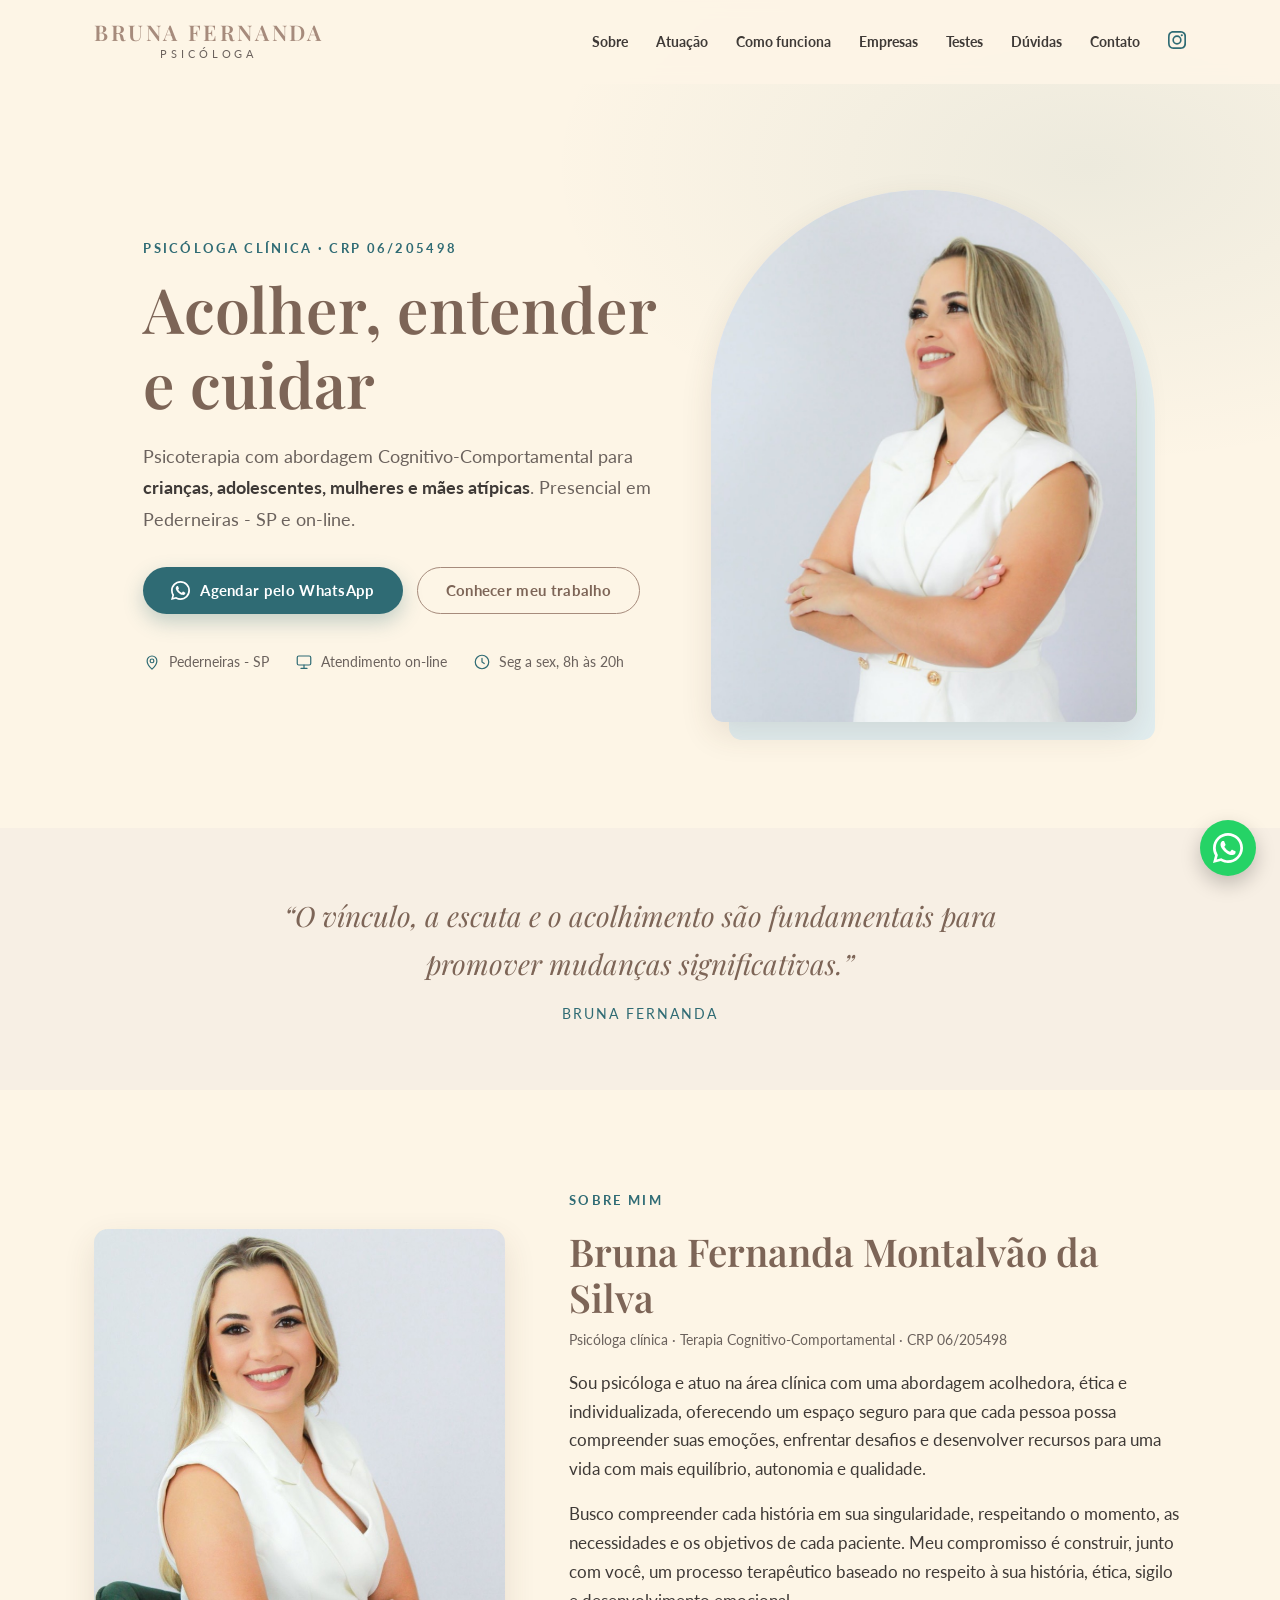
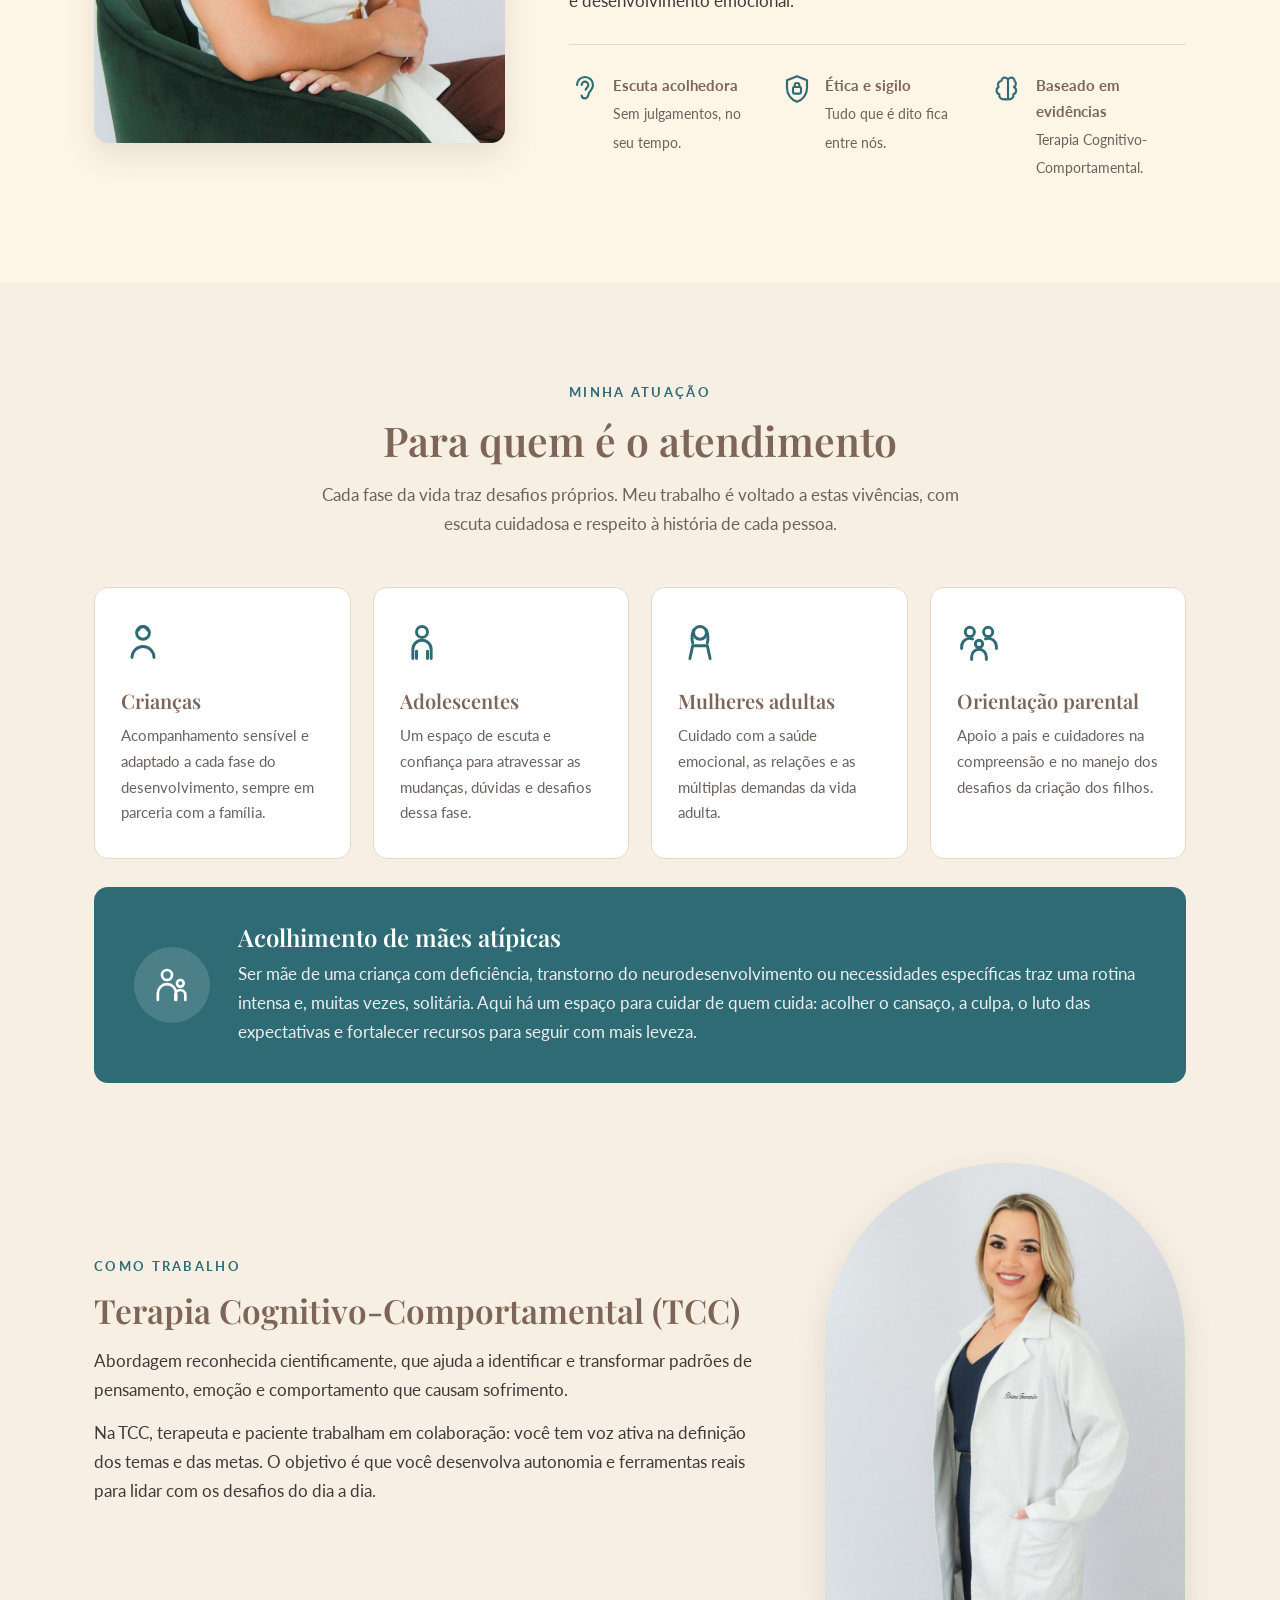
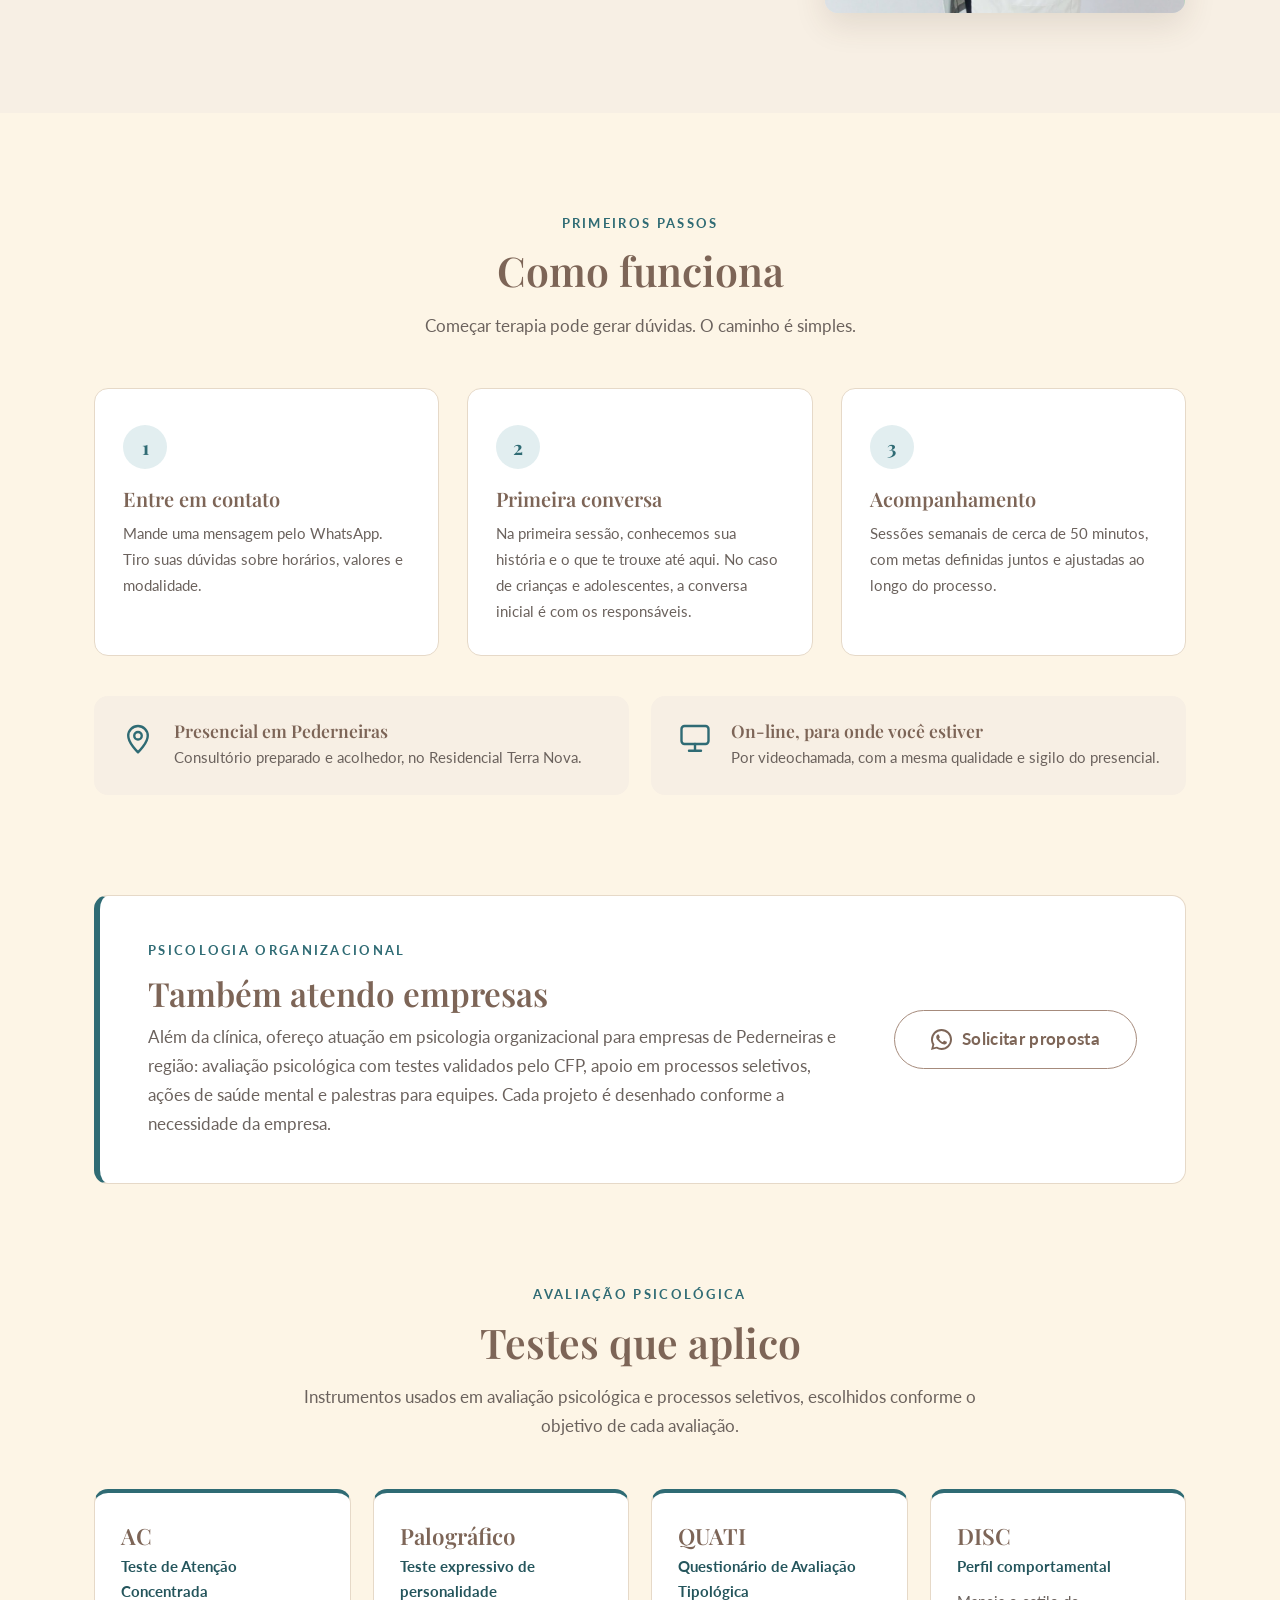
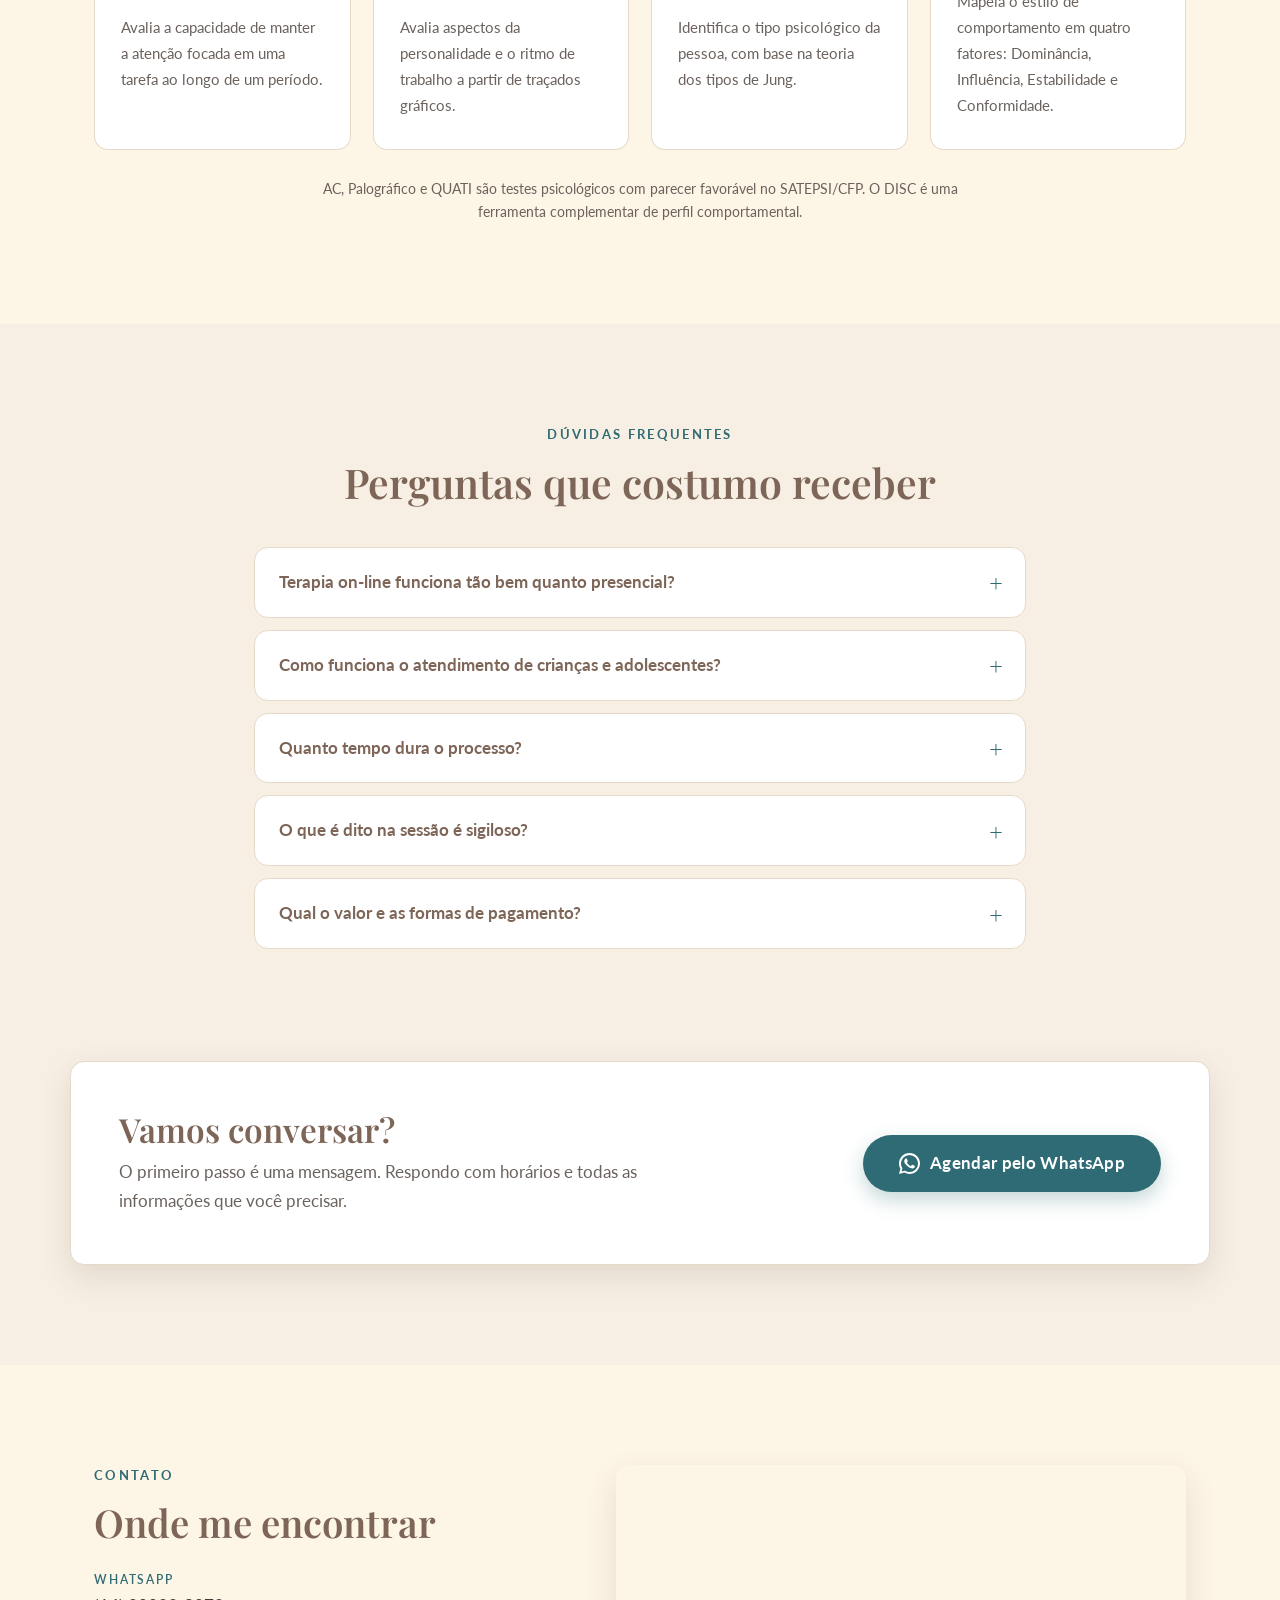
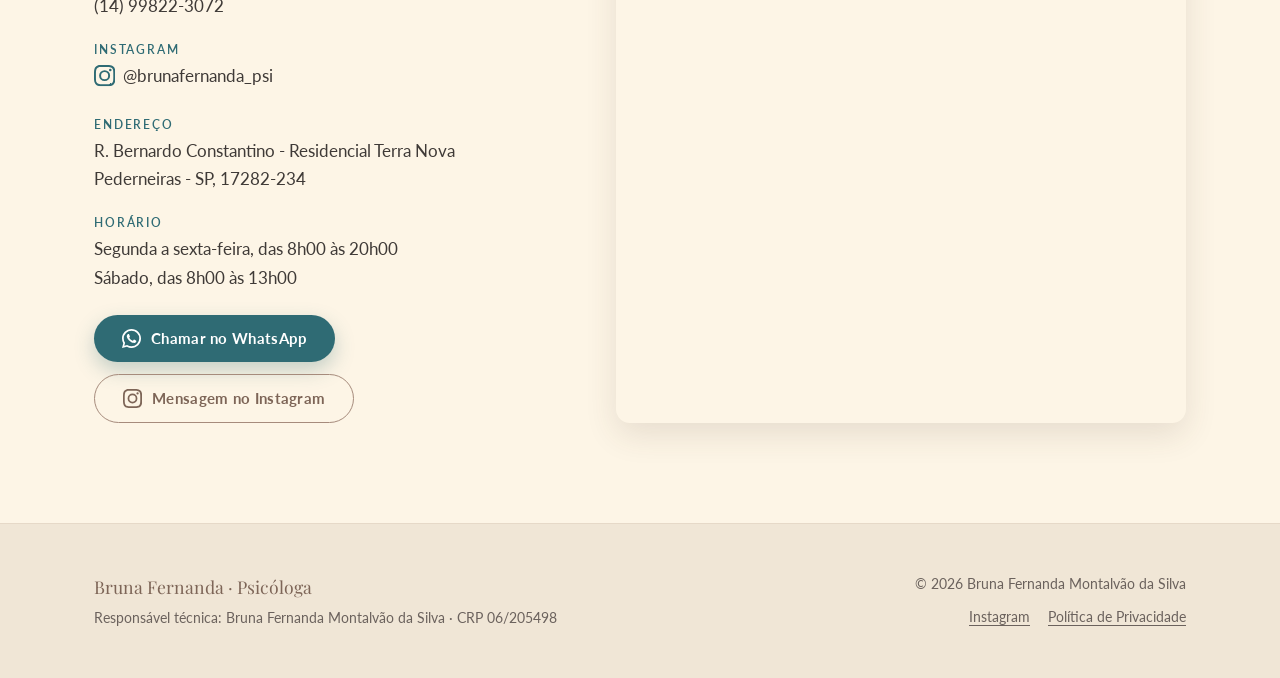
<file: index.html>
<!DOCTYPE html>
<html lang="pt-br">
<head>
    <meta charset="UTF-8">
    <meta name="viewport" content="width=device-width, initial-scale=1.0">
    <title>Psicóloga Clínica | Bruna Fernanda Montalvão da Silva | Pederneiras - SP</title>
    <meta name="description" content="Psicóloga Bruna Fernanda Montalvão da Silva (CRP 06/205498). Psicoterapia com abordagem Cognitivo-Comportamental para crianças, adolescentes, mulheres e mães atípicas. Atendimento presencial em Pederneiras - SP e on-line. Psicologia organizacional para empresas.">
    <meta name="theme-color" content="#fdf5e6">
    <link rel="canonical" href="https://brunafernanda.com.br/">

    <meta property="og:type" content="website">
    <meta property="og:locale" content="pt_BR">
    <meta property="og:url" content="https://brunafernanda.com.br/">
    <meta property="og:site_name" content="Bruna Fernanda | Psicóloga">
    <meta property="og:title" content="Bruna Fernanda | Psicóloga em Pederneiras e on-line">
    <meta property="og:description" content="Psicoterapia para crianças, adolescentes, mulheres e mães atípicas. Abordagem Cognitivo-Comportamental. Presencial em Pederneiras - SP e on-line.">
    <meta property="og:image" content="https://brunafernanda.com.br/assets/images/bruna_hero.jpg">
    <meta name="twitter:card" content="summary_large_image">

    <link rel="icon" href="assets/favicon.svg" type="image/svg+xml">
    <link rel="apple-touch-icon" href="assets/favicon.svg">

    <link rel="preconnect" href="https://fonts.googleapis.com">
    <link rel="preconnect" href="https://fonts.gstatic.com" crossorigin>
    <link href="https://fonts.googleapis.com/css2?family=Playfair+Display:ital,wght@0,400;0,600;0,700;1,400&family=Lato:wght@300;400;700&display=swap" rel="stylesheet">
    <link rel="stylesheet" href="style.css">

    <script type="application/ld+json">
    {
      "@context": "https://schema.org",
      "@type": "Psychologist",
      "name": "Bruna Fernanda Montalvão da Silva",
      "alternateName": "Bruna Fernanda Psicóloga",
      "url": "https://brunafernanda.com.br/",
      "image": "https://brunafernanda.com.br/assets/images/bruna_hero.jpg",
      "telephone": "+55-14-99822-3072",
      "sameAs": ["https://www.instagram.com/brunafernanda_psi/"],
      "address": {
        "@type": "PostalAddress",
        "streetAddress": "R. Bernardo Constantino - Residencial Terra Nova",
        "addressLocality": "Pederneiras",
        "addressRegion": "SP",
        "postalCode": "17282-234",
        "addressCountry": "BR"
      },
      "geo": { "@type": "GeoCoordinates", "latitude": -22.363463, "longitude": -48.772562 },
      "openingHoursSpecification": [
        { "@type": "OpeningHoursSpecification", "dayOfWeek": ["Monday","Tuesday","Wednesday","Thursday","Friday"], "opens": "08:00", "closes": "20:00" },
        { "@type": "OpeningHoursSpecification", "dayOfWeek": "Saturday", "opens": "08:00", "closes": "13:00" }
      ],
      "areaServed": ["Pederneiras", "Brasil (on-line)"],
      "knowsAbout": ["Terapia Cognitivo-Comportamental", "Psicologia infantil", "Psicologia organizacional", "Avaliação psicológica"]
    }
    </script>
</head>
<body>
    <header id="header">
        <div class="container">
            <div class="logo">
                <a href="#hero">
                    <h1>Bruna Fernanda</h1>
                    <p>Psicóloga</p>
                </a>
            </div>
            <nav id="nav">
                <ul>
                    <li><a href="#sobre">Sobre</a></li>
                    <li><a href="#atuacao">Atuação</a></li>
                    <li><a href="#como-funciona">Como funciona</a></li>
                    <li><a href="#empresas">Empresas</a></li>
                    <li><a href="#testes">Testes</a></li>
                    <li><a href="#faq">Dúvidas</a></li>
                    <li><a href="#contato">Contato</a></li>
                    <li class="nav-ig"><a href="https://www.instagram.com/brunafernanda_psi/" target="_blank" rel="noopener" aria-label="Instagram"><svg class="icon" viewBox="0 0 24 24"><use href="#i-instagram"/></svg></a></li>
                </ul>
            </nav>
            <button class="menu-toggle" id="mobile-menu" aria-label="Abrir menu" aria-expanded="false" aria-controls="nav">
                <span></span><span></span><span></span>
            </button>
        </div>
    </header>

    <!-- Ícones SVG reutilizáveis -->
    <svg width="0" height="0" style="position:absolute" aria-hidden="true">
        <defs>
            <symbol id="i-instagram" viewBox="0 0 24 24"><path fill="currentColor" d="M12 2.2c3.2 0 3.6 0 4.8.1 1.2.1 1.8.2 2.2.4.6.2 1 .5 1.4.9.4.4.7.8.9 1.4.2.4.4 1 .4 2.2.1 1.2.1 1.6.1 4.8s0 3.6-.1 4.8c-.1 1.2-.2 1.8-.4 2.2-.2.6-.5 1-.9 1.4-.4.4-.8.7-1.4.9-.4.2-1 .4-2.2.4-1.2.1-1.6.1-4.8.1s-3.6 0-4.8-.1c-1.2-.1-1.8-.2-2.2-.4-.6-.2-1-.5-1.4-.9-.4-.4-.7-.8-.9-1.4-.2-.4-.4-1-.4-2.2C2.2 15.6 2.2 15.2 2.2 12s0-3.6.1-4.8c.1-1.2.2-1.8.4-2.2.2-.6.5-1 .9-1.4.4-.4.8-.7 1.4-.9.4-.2 1-.4 2.2-.4C8.4 2.2 8.8 2.2 12 2.2M12 0C8.7 0 8.3 0 7.1.1 5.8.1 4.9.3 4.1.6c-.8.3-1.5.7-2.1 1.4C1.3 2.6.9 3.3.6 4.1.3 4.9.1 5.8.1 7.1 0 8.3 0 8.7 0 12s0 3.7.1 4.9c.1 1.3.3 2.2.6 3 .3.8.7 1.5 1.4 2.1.6.6 1.3 1.1 2.1 1.4.8.3 1.7.5 3 .6 1.2.1 1.6.1 4.9.1s3.7 0 4.9-.1c1.3-.1 2.2-.3 3-.6.8-.3 1.5-.7 2.1-1.4.6-.6 1.1-1.3 1.4-2.1.3-.8.5-1.7.6-3 .1-1.2.1-1.6.1-4.9s0-3.7-.1-4.9c-.1-1.3-.3-2.2-.6-3-.3-.8-.7-1.5-1.4-2.1C21.4 1.3 20.7.9 19.9.6c-.8-.3-1.7-.5-3-.6C15.7 0 15.3 0 12 0zm0 5.8a6.2 6.2 0 1 0 0 12.4 6.2 6.2 0 0 0 0-12.4zM12 16a4 4 0 1 1 0-8 4 4 0 0 1 0 8zm6.4-11.8a1.4 1.4 0 1 0 0 2.9 1.4 1.4 0 0 0 0-2.9z"/></symbol>
            <symbol id="i-whatsapp" viewBox="0 0 24 24"><path fill="currentColor" d="M17.5 14.4c-.3-.1-1.8-.9-2-1-.3-.1-.5-.1-.7.1-.2.3-.8 1-.9 1.2-.2.2-.3.2-.6.1-.3-.1-1.3-.5-2.4-1.5-.9-.8-1.5-1.8-1.7-2.1-.2-.3 0-.5.1-.6l.4-.5c.1-.2.2-.3.3-.5.1-.2 0-.4 0-.5-.1-.2-.7-1.6-.9-2.2-.2-.6-.5-.5-.7-.5h-.6c-.2 0-.5.1-.8.4-.3.3-1 1-1 2.5s1.1 2.9 1.2 3.1c.1.2 2.1 3.2 5.1 4.5.7.3 1.3.5 1.7.6.7.2 1.4.2 1.9.1.6-.1 1.8-.7 2-1.4.2-.7.2-1.3.2-1.4-.1-.2-.3-.3-.6-.4zM12 21.8c-1.8 0-3.5-.5-5-1.4l-.4-.2-3.7 1 1-3.6-.2-.4A9.8 9.8 0 0 1 2.2 12 9.8 9.8 0 0 1 12 2.2 9.8 9.8 0 0 1 21.8 12 9.8 9.8 0 0 1 12 21.8zM12 0C5.4 0 0 5.4 0 12c0 2.1.6 4.2 1.6 6L0 24l6.2-1.6c1.8 1 3.8 1.5 5.8 1.5 6.6 0 12-5.4 12-12S18.6 0 12 0z"/></symbol>
            <symbol id="i-ear" viewBox="0 0 24 24"><path fill="none" stroke="currentColor" stroke-width="1.6" stroke-linecap="round" stroke-linejoin="round" d="M6 9a6 6 0 0 1 12 0c0 3-2 4-3 6-.7 1.5-.6 4-3 4s-2.5-2-2.5-2M9.5 9a2.5 2.5 0 0 1 5 0c0 1.5-1.5 2.2-2 3.5"/></symbol>
            <symbol id="i-shield" viewBox="0 0 24 24"><path fill="none" stroke="currentColor" stroke-width="1.6" stroke-linecap="round" stroke-linejoin="round" d="M12 2.5 4.5 5.5v6c0 4.6 3.2 8.6 7.5 10 4.3-1.4 7.5-5.4 7.5-10v-6L12 2.5z"/><rect x="9" y="10.5" width="6" height="5" rx="1" fill="none" stroke="currentColor" stroke-width="1.6"/><path d="M10.2 10.5V9.3a1.8 1.8 0 0 1 3.6 0v1.2" fill="none" stroke="currentColor" stroke-width="1.6"/></symbol>
            <symbol id="i-brain" viewBox="0 0 24 24"><path fill="none" stroke="currentColor" stroke-width="1.6" stroke-linecap="round" stroke-linejoin="round" d="M12 4.5v15M9.5 3.5A2.5 2.5 0 0 0 7 6a2.8 2.8 0 0 0-2 4.5A3 3 0 0 0 5.5 16a3 3 0 0 0 4 3.5c.8.5 1.7.5 2.5 0a3 3 0 0 0 4-3.5 3 3 0 0 0 .5-5.5A2.8 2.8 0 0 0 17 6a2.5 2.5 0 0 0-2.5-2.5c-1 0-1.7.4-2.5 1.2-.8-.8-1.5-1.2-2.5-1.2z"/></symbol>
            <symbol id="i-child" viewBox="0 0 24 24"><circle cx="12" cy="7" r="3.5" fill="none" stroke="currentColor" stroke-width="1.6"/><path fill="none" stroke="currentColor" stroke-width="1.6" stroke-linecap="round" d="M6 20.5a6 6 0 0 1 12 0M9.5 5.5c.5-1.3 1.4-2 2.5-2s2 .7 2.5 2"/></symbol>
            <symbol id="i-teen" viewBox="0 0 24 24"><circle cx="12" cy="6.5" r="3" fill="none" stroke="currentColor" stroke-width="1.6"/><path fill="none" stroke="currentColor" stroke-width="1.6" stroke-linecap="round" d="M7 21v-5a5 5 0 0 1 10 0v5M9 21v-4M15 21v-4"/></symbol>
            <symbol id="i-woman" viewBox="0 0 24 24"><circle cx="12" cy="7" r="3.5" fill="none" stroke="currentColor" stroke-width="1.6"/><path fill="none" stroke="currentColor" stroke-width="1.6" stroke-linecap="round" stroke-linejoin="round" d="M8.5 5.5c-1 2.5-1 5-.5 7M15.5 5.5c1 2.5 1 5 .5 7M6.5 21l1.5-7h8l1.5 7"/></symbol>
            <symbol id="i-mother" viewBox="0 0 24 24"><circle cx="9" cy="6" r="3" fill="none" stroke="currentColor" stroke-width="1.6"/><circle cx="17" cy="11" r="2" fill="none" stroke="currentColor" stroke-width="1.6"/><path fill="none" stroke="currentColor" stroke-width="1.6" stroke-linecap="round" d="M3.5 21v-4a5.5 5.5 0 0 1 11 0v4M14 21v-3a3 3 0 0 1 6 0v3"/></symbol>
            <symbol id="i-family" viewBox="0 0 24 24"><circle cx="7" cy="6.5" r="2.5" fill="none" stroke="currentColor" stroke-width="1.6"/><circle cx="17" cy="6.5" r="2.5" fill="none" stroke="currentColor" stroke-width="1.6"/><circle cx="12" cy="13" r="2" fill="none" stroke="currentColor" stroke-width="1.6"/><path fill="none" stroke="currentColor" stroke-width="1.6" stroke-linecap="round" d="M2.5 15.5v-1a4.5 4.5 0 0 1 6-4.2M21.5 15.5v-1a4.5 4.5 0 0 0-6-4.2M8 21.5v-1.5a4 4 0 0 1 8 0v1.5"/></symbol>
            <symbol id="i-pin" viewBox="0 0 24 24"><path fill="none" stroke="currentColor" stroke-width="1.6" stroke-linecap="round" stroke-linejoin="round" d="M12 21.5s-6.5-6-6.5-11a6.5 6.5 0 0 1 13 0c0 5-6.5 11-6.5 11z"/><circle cx="12" cy="10.5" r="2.5" fill="none" stroke="currentColor" stroke-width="1.6"/></symbol>
            <symbol id="i-screen" viewBox="0 0 24 24"><rect x="3" y="4" width="18" height="12" rx="2" fill="none" stroke="currentColor" stroke-width="1.6"/><path fill="none" stroke="currentColor" stroke-width="1.6" stroke-linecap="round" d="M8 20.5h8M12 16v4.5"/></symbol>
            <symbol id="i-clock" viewBox="0 0 24 24"><circle cx="12" cy="12" r="9" fill="none" stroke="currentColor" stroke-width="1.6"/><path fill="none" stroke="currentColor" stroke-width="1.6" stroke-linecap="round" d="M12 7v5l3 2"/></symbol>
        </defs>
    </svg>

    <section id="hero">
        <div class="container hero-grid">
            <div class="hero-content">
                <p class="eyebrow">Psicóloga clínica · CRP 06/205498</p>
                <h2>Acolher, entender<br>e cuidar</h2>
                <p class="hero-sub">Psicoterapia com abordagem Cognitivo-Comportamental para <strong>crianças, adolescentes, mulheres e mães atípicas</strong>. Presencial em Pederneiras - SP e on-line.</p>
                <div class="hero-actions">
                    <a href="https://wa.me/5514998223072?text=Ol%C3%A1%2C%20Bruna!%20Gostaria%20de%20agendar%20uma%20consulta." target="_blank" rel="noopener" class="btn btn-primary"><svg class="icon" viewBox="0 0 24 24"><use href="#i-whatsapp"/></svg> Agendar pelo WhatsApp</a>
                    <a href="#sobre" class="btn btn-ghost">Conhecer meu trabalho</a>
                </div>
                <ul class="hero-badges">
                    <li><svg class="icon" viewBox="0 0 24 24"><use href="#i-pin"/></svg> Pederneiras - SP</li>
                    <li><svg class="icon" viewBox="0 0 24 24"><use href="#i-screen"/></svg> Atendimento on-line</li>
                    <li><svg class="icon" viewBox="0 0 24 24"><use href="#i-clock"/></svg> Seg a sex, 8h às 20h</li>
                </ul>
            </div>
            <div class="hero-photo">
                <img src="assets/images/bruna_hero.jpg" alt="Psicóloga Bruna Fernanda Montalvão da Silva" width="1066" height="1600" fetchpriority="high">
            </div>
        </div>
    </section>

    <section id="quote">
        <div class="container">
            <blockquote>
                “O vínculo, a escuta e o acolhimento são fundamentais para promover mudanças significativas.”
                <cite>Bruna Fernanda</cite>
            </blockquote>
        </div>
    </section>

    <section id="sobre">
        <div class="container">
            <div class="about-grid">
                <div class="about-image">
                    <img src="assets/images/bruna_sobre.jpg" alt="Bruna Fernanda Montalvão da Silva sentada em poltrona verde" width="770" height="1200" loading="lazy">
                </div>
                <div class="about-text">
                    <p class="eyebrow">Sobre mim</p>
                    <h2>Bruna Fernanda Montalvão da Silva</h2>
                    <p class="crp">Psicóloga clínica · Terapia Cognitivo-Comportamental · CRP 06/205498</p>
                    <p>Sou psicóloga e atuo na área clínica com uma abordagem acolhedora, ética e individualizada, oferecendo um espaço seguro para que cada pessoa possa compreender suas emoções, enfrentar desafios e desenvolver recursos para uma vida com mais equilíbrio, autonomia e qualidade.</p>
                    <p>Busco compreender cada história em sua singularidade, respeitando o momento, as necessidades e os objetivos de cada paciente. Meu compromisso é construir, junto com você, um processo terapêutico baseado no respeito à sua história, ética, sigilo e desenvolvimento emocional.</p>

                    <ul class="pillars">
                        <li>
                            <svg class="icon" viewBox="0 0 24 24"><use href="#i-ear"/></svg>
                            <div><strong>Escuta acolhedora</strong><span>Sem julgamentos, no seu tempo.</span></div>
                        </li>
                        <li>
                            <svg class="icon" viewBox="0 0 24 24"><use href="#i-shield"/></svg>
                            <div><strong>Ética e sigilo</strong><span>Tudo que é dito fica entre nós.</span></div>
                        </li>
                        <li>
                            <svg class="icon" viewBox="0 0 24 24"><use href="#i-brain"/></svg>
                            <div><strong>Baseado em evidências</strong><span>Terapia Cognitivo-Comportamental.</span></div>
                        </li>
                    </ul>
                </div>
            </div>
        </div>
    </section>

    <section id="atuacao">
        <div class="container">
            <p class="eyebrow center">Minha atuação</p>
            <h2 class="section-title">Para quem é o atendimento</h2>
            <p class="section-subtitle">Cada fase da vida traz desafios próprios. Meu trabalho é voltado a estas vivências, com escuta cuidadosa e respeito à história de cada pessoa.</p>

            <div class="atuacao-grid">
                <div class="atuacao-item">
                    <svg class="icon" viewBox="0 0 24 24"><use href="#i-child"/></svg>
                    <h3>Crianças</h3>
                    <p>Acompanhamento sensível e adaptado a cada fase do desenvolvimento, sempre em parceria com a família.</p>
                </div>
                <div class="atuacao-item">
                    <svg class="icon" viewBox="0 0 24 24"><use href="#i-teen"/></svg>
                    <h3>Adolescentes</h3>
                    <p>Um espaço de escuta e confiança para atravessar as mudanças, dúvidas e desafios dessa fase.</p>
                </div>
                <div class="atuacao-item">
                    <svg class="icon" viewBox="0 0 24 24"><use href="#i-woman"/></svg>
                    <h3>Mulheres adultas</h3>
                    <p>Cuidado com a saúde emocional, as relações e as múltiplas demandas da vida adulta.</p>
                </div>
                <div class="atuacao-item">
                    <svg class="icon" viewBox="0 0 24 24"><use href="#i-family"/></svg>
                    <h3>Orientação parental</h3>
                    <p>Apoio a pais e cuidadores na compreensão e no manejo dos desafios da criação dos filhos.</p>
                </div>
            </div>

            <div class="highlight">
                <div class="highlight-icon"><svg class="icon" viewBox="0 0 24 24"><use href="#i-mother"/></svg></div>
                <div class="highlight-text">
                    <h3>Acolhimento de mães atípicas</h3>
                    <p>Ser mãe de uma criança com deficiência, transtorno do neurodesenvolvimento ou necessidades específicas traz uma rotina intensa e, muitas vezes, solitária. Aqui há um espaço para cuidar de quem cuida: acolher o cansaço, a culpa, o luto das expectativas e fortalecer recursos para seguir com mais leveza.</p>
                </div>
            </div>

            <div class="approach">
                <div class="approach-text">
                    <p class="eyebrow">Como trabalho</p>
                    <h3>Terapia Cognitivo-Comportamental (TCC)</h3>
                    <p>Abordagem reconhecida cientificamente, que ajuda a identificar e transformar padrões de pensamento, emoção e comportamento que causam sofrimento.</p>
                    <p>Na TCC, terapeuta e paciente trabalham em colaboração: você tem voz ativa na definição dos temas e das metas. O objetivo é que você desenvolva autonomia e ferramentas reais para lidar com os desafios do dia a dia.</p>
                </div>
                <div class="approach-photo">
                    <img src="assets/images/bruna_jaleco.jpg" alt="Bruna Fernanda de jaleco" width="1066" height="1600" loading="lazy">
                </div>
            </div>
        </div>
    </section>

    <section id="como-funciona">
        <div class="container">
            <p class="eyebrow center">Primeiros passos</p>
            <h2 class="section-title">Como funciona</h2>
            <p class="section-subtitle">Começar terapia pode gerar dúvidas. O caminho é simples.</p>

            <ol class="steps">
                <li>
                    <span class="step-num">1</span>
                    <h3>Entre em contato</h3>
                    <p>Mande uma mensagem pelo WhatsApp. Tiro suas dúvidas sobre horários, valores e modalidade.</p>
                </li>
                <li>
                    <span class="step-num">2</span>
                    <h3>Primeira conversa</h3>
                    <p>Na primeira sessão, conhecemos sua história e o que te trouxe até aqui. No caso de crianças e adolescentes, a conversa inicial é com os responsáveis.</p>
                </li>
                <li>
                    <span class="step-num">3</span>
                    <h3>Acompanhamento</h3>
                    <p>Sessões semanais de cerca de 50 minutos, com metas definidas juntos e ajustadas ao longo do processo.</p>
                </li>
            </ol>

            <div class="modalidades">
                <div class="modalidade">
                    <svg class="icon" viewBox="0 0 24 24"><use href="#i-pin"/></svg>
                    <div>
                        <h4>Presencial em Pederneiras</h4>
                        <p>Consultório preparado e acolhedor, no Residencial Terra Nova.</p>
                    </div>
                </div>
                <div class="modalidade">
                    <svg class="icon" viewBox="0 0 24 24"><use href="#i-screen"/></svg>
                    <div>
                        <h4>On-line, para onde você estiver</h4>
                        <p>Por videochamada, com a mesma qualidade e sigilo do presencial.</p>
                    </div>
                </div>
            </div>
        </div>
    </section>

    <section id="empresas">
        <div class="container">
            <div class="empresas-box">
                <div class="empresas-text">
                    <p class="eyebrow">Psicologia organizacional</p>
                    <h2>Também atendo empresas</h2>
                    <p>Além da clínica, ofereço atuação em psicologia organizacional para empresas de Pederneiras e região: avaliação psicológica com testes validados pelo CFP, apoio em processos seletivos, ações de saúde mental e palestras para equipes. Cada projeto é desenhado conforme a necessidade da empresa.</p>
                </div>
                <a href="https://wa.me/5514998223072?text=Ol%C3%A1%2C%20Bruna!%20Represento%20uma%20empresa%20e%20gostaria%20de%20conversar%20sobre%20psicologia%20organizacional." target="_blank" rel="noopener" class="btn btn-ghost btn-lg"><svg class="icon" viewBox="0 0 24 24"><use href="#i-whatsapp"/></svg> Solicitar proposta</a>
            </div>
        </div>
    </section>

    <section id="testes">
        <div class="container">
            <p class="eyebrow center">Avaliação psicológica</p>
            <h2 class="section-title">Testes que aplico</h2>
            <p class="section-subtitle">Instrumentos usados em avaliação psicológica e processos seletivos, escolhidos conforme o objetivo de cada avaliação.</p>

            <div class="testes-grid">
                <div class="teste-item">
                    <h3>AC</h3>
                    <p class="teste-nome">Teste de Atenção Concentrada</p>
                    <p>Avalia a capacidade de manter a atenção focada em uma tarefa ao longo de um período.</p>
                </div>
                <div class="teste-item">
                    <h3>Palográfico</h3>
                    <p class="teste-nome">Teste expressivo de personalidade</p>
                    <p>Avalia aspectos da personalidade e o ritmo de trabalho a partir de traçados gráficos.</p>
                </div>
                <div class="teste-item">
                    <h3>QUATI</h3>
                    <p class="teste-nome">Questionário de Avaliação Tipológica</p>
                    <p>Identifica o tipo psicológico da pessoa, com base na teoria dos tipos de Jung.</p>
                </div>
                <div class="teste-item">
                    <h3>DISC</h3>
                    <p class="teste-nome">Perfil comportamental</p>
                    <p>Mapeia o estilo de comportamento em quatro fatores: Dominância, Influência, Estabilidade e Conformidade.</p>
                </div>
            </div>

            <p class="testes-note">AC, Palográfico e QUATI são testes psicológicos com parecer favorável no SATEPSI/CFP. O DISC é uma ferramenta complementar de perfil comportamental.</p>
        </div>
    </section>

    <section id="faq">
        <div class="container narrow">
            <p class="eyebrow center">Dúvidas frequentes</p>
            <h2 class="section-title">Perguntas que costumo receber</h2>

            <details>
                <summary>Terapia on-line funciona tão bem quanto presencial?</summary>
                <p>Sim. Estudos mostram resultados equivalentes para a maioria das demandas. O que importa é um ambiente tranquilo, com privacidade e boa conexão. Para crianças pequenas, o presencial costuma ser mais indicado.</p>
            </details>
            <details>
                <summary>Como funciona o atendimento de crianças e adolescentes?</summary>
                <p>A primeira conversa é com os responsáveis, para entender a história e a queixa. Depois, as sessões são com a criança ou o adolescente, usando recursos adequados à idade. Os pais participam de encontros periódicos de orientação.</p>
            </details>
            <details>
                <summary>Quanto tempo dura o processo?</summary>
                <p>Varia conforme a demanda e os objetivos de cada pessoa. A TCC é uma abordagem focada e estruturada, e muitos processos têm duração definida. Isso é conversado desde o início e revisado ao longo do caminho.</p>
            </details>
            <details>
                <summary>O que é dito na sessão é sigiloso?</summary>
                <p>Totalmente. O sigilo é um dever ético da psicóloga, garantido pelo Código de Ética Profissional. Com crianças e adolescentes, os responsáveis recebem orientações gerais, mas o conteúdo das sessões é preservado.</p>
            </details>
            <details>
                <summary>Qual o valor e as formas de pagamento?</summary>
                <p>Valores, pacotes e formas de pagamento são informados diretamente pelo WhatsApp. Mande uma mensagem sem compromisso.</p>
            </details>
        </div>
    </section>

    <section id="cta">
        <div class="container cta-box">
            <div>
                <h2>Vamos conversar?</h2>
                <p>O primeiro passo é uma mensagem. Respondo com horários e todas as informações que você precisar.</p>
            </div>
            <a href="https://wa.me/5514998223072?text=Ol%C3%A1%2C%20Bruna!%20Gostaria%20de%20agendar%20uma%20consulta." target="_blank" rel="noopener" class="btn btn-primary btn-lg"><svg class="icon" viewBox="0 0 24 24"><use href="#i-whatsapp"/></svg> Agendar pelo WhatsApp</a>
        </div>
    </section>

    <section id="contato">
        <div class="container">
            <div class="contato-grid">
                <div class="contato-info">
                    <p class="eyebrow">Contato</p>
                    <h2>Onde me encontrar</h2>
                    <div class="info-item">
                        <h3>WhatsApp</h3>
                        <p><a href="https://wa.me/5514998223072" target="_blank" rel="noopener">(14) 99822-3072</a></p>
                    </div>
                    <div class="info-item">
                        <h3>Instagram</h3>
                        <p><a href="https://www.instagram.com/brunafernanda_psi/" target="_blank" rel="noopener" class="ig-link"><svg class="icon" viewBox="0 0 24 24"><use href="#i-instagram"/></svg> @brunafernanda_psi</a></p>
                    </div>
                    <div class="info-item">
                        <h3>Endereço</h3>
                        <p>R. Bernardo Constantino - Residencial Terra Nova<br>Pederneiras - SP, 17282-234</p>
                    </div>
                    <div class="info-item">
                        <h3>Horário</h3>
                        <p>Segunda a sexta-feira, das 8h00 às 20h00<br>Sábado, das 8h00 às 13h00</p>
                    </div>
                    <div class="contact-actions">
                        <a href="https://wa.me/5514998223072?text=Ol%C3%A1%2C%20Bruna!%20Gostaria%20de%20agendar%20uma%20consulta." target="_blank" rel="noopener" class="btn btn-primary"><svg class="icon" viewBox="0 0 24 24"><use href="#i-whatsapp"/></svg> Chamar no WhatsApp</a>
                        <a href="https://ig.me/m/brunafernanda_psi" target="_blank" rel="noopener" class="btn btn-ghost"><svg class="icon" viewBox="0 0 24 24"><use href="#i-instagram"/></svg> Mensagem no Instagram</a>
                    </div>
                </div>
                <div class="contato-map">
                    <iframe
                        src="https://www.google.com/maps?q=-22.363463,-48.772562&z=16&output=embed"
                        width="100%"
                        height="100%"
                        style="border:0;"
                        allowfullscreen=""
                        loading="lazy"
                        referrerpolicy="no-referrer-when-downgrade"
                        title="Localização da clínica">
                    </iframe>
                </div>
            </div>
        </div>
    </section>

    <footer>
        <div class="container">
            <div class="footer-content">
                <div class="footer-left">
                    <p class="footer-brand">Bruna Fernanda · Psicóloga</p>
                    <p>Responsável técnica: Bruna Fernanda Montalvão da Silva · CRP 06/205498</p>
                </div>
                <div class="footer-right">
                    <p>&copy; 2026 Bruna Fernanda Montalvão da Silva</p>
                    <div class="legal-links">
                        <a href="https://www.instagram.com/brunafernanda_psi/" target="_blank" rel="noopener">Instagram</a>
                        <a href="privacidade.html">Política de Privacidade</a>
                    </div>
                </div>
            </div>
        </div>
    </footer>

    <a href="https://wa.me/5514998223072?text=Ol%C3%A1%2C%20Bruna!%20Gostaria%20de%20agendar%20uma%20consulta." class="whatsapp-float" target="_blank" rel="noopener" aria-label="Falar no WhatsApp">
        <svg class="icon" viewBox="0 0 24 24"><use href="#i-whatsapp"/></svg>
    </a>

    <script src="script.js"></script>
</body>
</html>
</file>
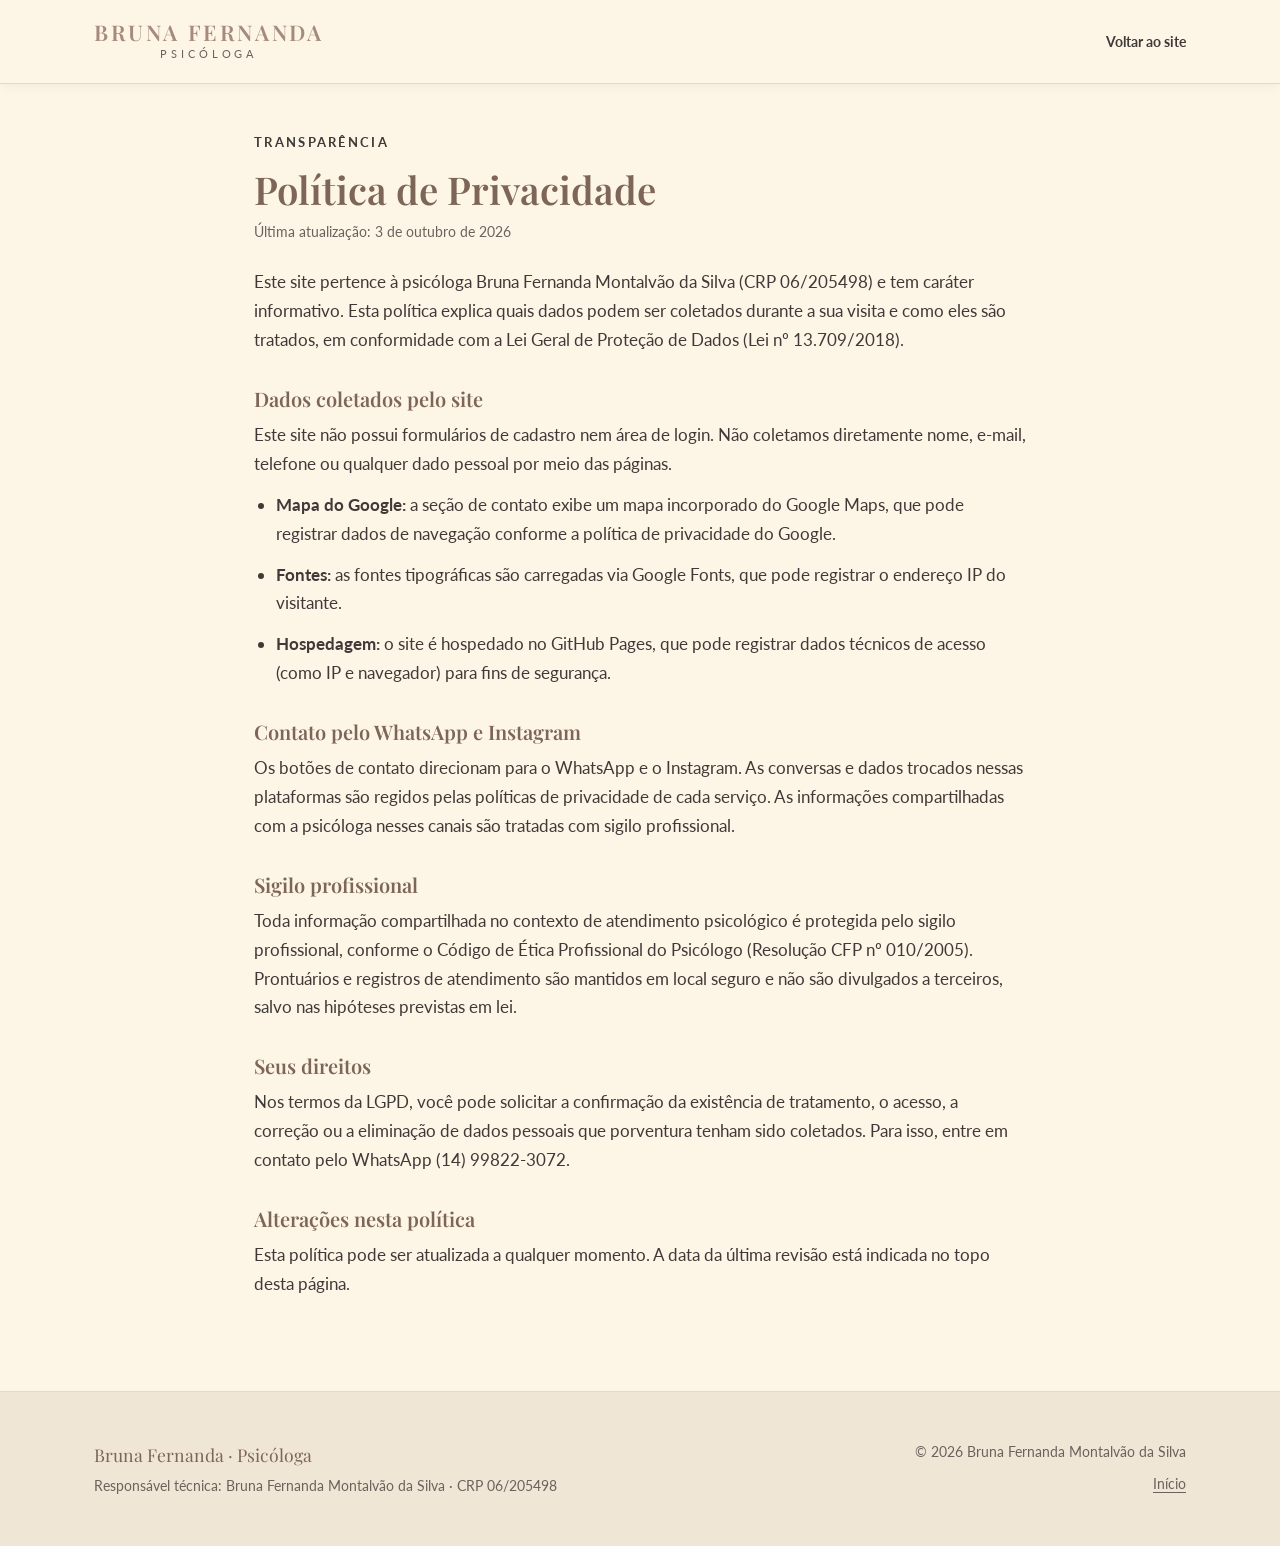
<file: privacidade.html>
<!DOCTYPE html>
<html lang="pt-br">
<head>
    <meta charset="UTF-8">
    <meta name="viewport" content="width=device-width, initial-scale=1.0">
    <title>Política de Privacidade | Bruna Fernanda Psicóloga</title>
    <meta name="description" content="Política de privacidade do site da psicóloga Bruna Fernanda Montalvão da Silva.">
    <meta name="robots" content="noindex, follow">
    <link rel="icon" href="assets/favicon.svg" type="image/svg+xml">
    <link rel="preconnect" href="https://fonts.googleapis.com">
    <link rel="preconnect" href="https://fonts.gstatic.com" crossorigin>
    <link href="https://fonts.googleapis.com/css2?family=Playfair+Display:wght@400;600&family=Lato:wght@400;700&display=swap" rel="stylesheet">
    <link rel="stylesheet" href="style.css">
</head>
<body>
    <header id="header" class="scrolled">
        <div class="container">
            <div class="logo">
                <a href="index.html">
                    <h1>Bruna Fernanda</h1>
                    <p>Psicóloga</p>
                </a>
            </div>
            <nav id="nav">
                <ul>
                    <li><a href="index.html">Voltar ao site</a></li>
                </ul>
            </nav>
        </div>
    </header>

    <main class="page">
        <div class="container narrow">
            <p class="eyebrow">Transparência</p>
            <h2>Política de Privacidade</h2>
            <p class="updated">Última atualização: 3 de outubro de 2026</p>

            <p>Este site pertence à psicóloga Bruna Fernanda Montalvão da Silva (CRP 06/205498) e tem caráter informativo. Esta política explica quais dados podem ser coletados durante a sua visita e como eles são tratados, em conformidade com a Lei Geral de Proteção de Dados (Lei nº 13.709/2018).</p>

            <h3>Dados coletados pelo site</h3>
            <p>Este site não possui formulários de cadastro nem área de login. Não coletamos diretamente nome, e-mail, telefone ou qualquer dado pessoal por meio das páginas.</p>
            <ul>
                <li><strong>Mapa do Google:</strong> a seção de contato exibe um mapa incorporado do Google Maps, que pode registrar dados de navegação conforme a <a href="https://policies.google.com/privacy" target="_blank" rel="noopener">política de privacidade do Google</a>.</li>
                <li><strong>Fontes:</strong> as fontes tipográficas são carregadas via Google Fonts, que pode registrar o endereço IP do visitante.</li>
                <li><strong>Hospedagem:</strong> o site é hospedado no GitHub Pages, que pode registrar dados técnicos de acesso (como IP e navegador) para fins de segurança.</li>
            </ul>

            <h3>Contato pelo WhatsApp e Instagram</h3>
            <p>Os botões de contato direcionam para o WhatsApp e o Instagram. As conversas e dados trocados nessas plataformas são regidos pelas políticas de privacidade de cada serviço. As informações compartilhadas com a psicóloga nesses canais são tratadas com sigilo profissional.</p>

            <h3>Sigilo profissional</h3>
            <p>Toda informação compartilhada no contexto de atendimento psicológico é protegida pelo sigilo profissional, conforme o Código de Ética Profissional do Psicólogo (Resolução CFP nº 010/2005). Prontuários e registros de atendimento são mantidos em local seguro e não são divulgados a terceiros, salvo nas hipóteses previstas em lei.</p>

            <h3>Seus direitos</h3>
            <p>Nos termos da LGPD, você pode solicitar a confirmação da existência de tratamento, o acesso, a correção ou a eliminação de dados pessoais que porventura tenham sido coletados. Para isso, entre em contato pelo WhatsApp (14) 99822-3072.</p>

            <h3>Alterações nesta política</h3>
            <p>Esta política pode ser atualizada a qualquer momento. A data da última revisão está indicada no topo desta página.</p>
        </div>
    </main>

    <footer>
        <div class="container">
            <div class="footer-content">
                <div class="footer-left">
                    <p class="footer-brand">Bruna Fernanda · Psicóloga</p>
                    <p>Responsável técnica: Bruna Fernanda Montalvão da Silva · CRP 06/205498</p>
                </div>
                <div class="footer-right">
                    <p>&copy; 2026 Bruna Fernanda Montalvão da Silva</p>
                    <div class="legal-links">
                        <a href="index.html">Início</a>
                    </div>
                </div>
            </div>
        </div>
    </footer>
</body>
</html>
</file>
<file: style.css>
/* ==========================================================
   Bruna Fernanda · Psicóloga — folha de estilos
   ========================================================== */

*,
*::before,
*::after {
    margin: 0;
    padding: 0;
    box-sizing: border-box;
}

:root {
    --bg: #fdf5e6;            /* bege claro (fundo) */
    --bg-alt: #f7efe4;        /* bege um tom abaixo */
    --bg-deep: #f0e6d6;       /* bege mais fechado */
    --white: #ffffff;
    --brown: #a68b7c;         /* marrom claro (títulos) */
    --brown-dark: #7d6557;    /* marrom escuro (hover) */
    --accent: #2f6b74;        /* azul-petróleo (ação / ícones) — mesmo tom do Instagram */
    --accent-dark: #24555c;
    --accent-soft: #e2eef0;
    --text: #3f3a37;
    --muted: #6b625d;
    --line: #e6d9c8;
    --whats: #25d366;
    --radius: 14px;
    --shadow: 0 12px 32px rgba(76, 56, 40, 0.12);
    --font-heading: 'Playfair Display', Georgia, serif;
    --font-body: 'Lato', 'Helvetica Neue', Arial, sans-serif;
    --header-h: 84px;
}

html {
    scroll-behavior: smooth;
    scroll-padding-top: var(--header-h);
}

body {
    font-family: var(--font-body);
    color: var(--text);
    background-color: var(--bg);
    line-height: 1.7;
    font-size: 1.0625rem;
    -webkit-font-smoothing: antialiased;
}

.container {
    max-width: 1140px;
    margin: 0 auto;
    padding: 0 24px;
}

.container.narrow {
    max-width: 820px;
}

a {
    text-decoration: none;
    color: inherit;
    transition: color 0.25s, background-color 0.25s, transform 0.25s, box-shadow 0.25s;
}

ul, ol {
    list-style: none;
}

img {
    max-width: 100%;
    height: auto;
    display: block;
}

h1, h2, h3, h4 {
    font-family: var(--font-heading);
    font-weight: 600;
    line-height: 1.2;
    color: var(--brown-dark);
}

.icon {
    width: 1.25em;
    height: 1.25em;
    flex-shrink: 0;
}

.eyebrow {
    font-size: 0.8rem;
    font-weight: 700;
    letter-spacing: 0.18em;
    text-transform: uppercase;
    color: var(--accent);
    margin-bottom: 12px;
}

.eyebrow.center {
    text-align: center;
}

.section-title {
    text-align: center;
    font-size: clamp(1.9rem, 3.2vw, 2.6rem);
    margin-bottom: 16px;
}

.section-subtitle {
    text-align: center;
    max-width: 680px;
    margin: 0 auto 48px;
    color: var(--muted);
}

/* ---------- Botões ---------- */
.btn {
    display: inline-flex;
    align-items: center;
    gap: 10px;
    padding: 14px 28px;
    border-radius: 999px;
    font-weight: 700;
    font-size: 0.95rem;
    letter-spacing: 0.02em;
    line-height: 1;
    cursor: pointer;
}

.btn-primary {
    background-color: var(--accent);
    color: var(--white);
    box-shadow: 0 8px 20px rgba(47, 107, 116, 0.28);
}

.btn-primary:hover {
    background-color: var(--accent-dark);
    transform: translateY(-2px);
}

.btn-ghost {
    background: transparent;
    color: var(--brown-dark);
    border: 1.5px solid var(--brown);
}

.btn-ghost:hover {
    background-color: var(--white);
    border-color: var(--brown-dark);
}

.btn-lg {
    padding: 18px 36px;
    font-size: 1.05rem;
}

/* ---------- Header ---------- */
header {
    position: fixed;
    top: 0;
    left: 0;
    width: 100%;
    height: var(--header-h);
    background-color: rgba(253, 245, 230, 0.92);
    backdrop-filter: blur(8px);
    -webkit-backdrop-filter: blur(8px);
    z-index: 1000;
    border-bottom: 1px solid transparent;
    transition: border-color 0.3s, box-shadow 0.3s;
}

header.scrolled {
    border-bottom-color: var(--line);
    box-shadow: 0 2px 12px rgba(0, 0, 0, 0.05);
}

header .container {
    height: 100%;
    display: flex;
    justify-content: space-between;
    align-items: center;
}

.logo a {
    display: block;
    text-align: center;
}

.logo h1 {
    font-size: 1.35rem;
    font-weight: 600;
    letter-spacing: 0.12em;
    text-transform: uppercase;
    color: var(--brown);
}

.logo p {
    font-size: 0.7rem;
    letter-spacing: 0.35em;
    text-transform: uppercase;
    color: var(--muted);
    margin-top: -2px;
}

nav ul {
    display: flex;
    align-items: center;
    gap: 28px;
}

nav ul li a {
    font-size: 0.9rem;
    font-weight: 700;
    color: var(--text);
    position: relative;
    padding: 6px 0;
}

nav ul li a::after {
    content: '';
    position: absolute;
    left: 0;
    bottom: 0;
    width: 0;
    height: 2px;
    background: var(--accent);
    transition: width 0.25s;
}

nav ul li a:hover::after {
    width: 100%;
}

nav .nav-ig a {
    display: inline-flex;
    color: var(--accent);
}

nav .nav-ig a::after {
    display: none;
}

.menu-toggle {
    display: none;
    flex-direction: column;
    justify-content: center;
    gap: 5px;
    width: 44px;
    height: 44px;
    background: none;
    border: 0;
    cursor: pointer;
}

.menu-toggle span {
    display: block;
    width: 26px;
    height: 2px;
    background-color: var(--brown-dark);
    margin: 0 auto;
    transition: transform 0.3s, opacity 0.3s;
}

.menu-toggle.active span:nth-child(1) { transform: translateY(7px) rotate(45deg); }
.menu-toggle.active span:nth-child(2) { opacity: 0; }
.menu-toggle.active span:nth-child(3) { transform: translateY(-7px) rotate(-45deg); }

/* ---------- Hero ---------- */
#hero {
    padding-top: calc(var(--header-h) + 40px);
    padding-bottom: 40px;
    min-height: 92vh;
    display: flex;
    align-items: center;
    background:
        radial-gradient(900px 500px at 85% 20%, rgba(47, 107, 116, 0.08), transparent 60%),
        var(--bg);
}

.hero-grid {
    display: grid;
    grid-template-columns: 1.1fr 0.9fr;
    gap: 48px;
    align-items: center;
}

.hero-content h2 {
    font-size: clamp(2.4rem, 5vw, 3.9rem);
    font-weight: 600;
    margin-bottom: 20px;
}

.hero-sub {
    font-size: 1.15rem;
    color: var(--muted);
    max-width: 520px;
    margin-bottom: 32px;
}

.hero-sub strong {
    color: var(--text);
}

.hero-actions {
    display: flex;
    flex-wrap: wrap;
    gap: 14px;
    margin-bottom: 36px;
}

.hero-badges {
    display: flex;
    flex-wrap: wrap;
    gap: 10px 26px;
    font-size: 0.9rem;
    color: var(--muted);
}

.hero-badges li {
    display: inline-flex;
    align-items: center;
    gap: 8px;
}

.hero-badges .icon {
    color: var(--accent);
}

.hero-photo {
    position: relative;
    max-width: 460px;
    margin: 0 auto;
}

.hero-photo::before {
    content: '';
    position: absolute;
    inset: 18px -18px -18px 18px;
    border-radius: 230px 230px var(--radius) var(--radius);
    background: var(--accent-soft);
    z-index: 0;
}

.hero-photo img {
    position: relative;
    z-index: 1;
    width: 100%;
    aspect-ratio: 4 / 5;
    object-fit: cover;
    object-position: 50% 20%;
    border-radius: 230px 230px var(--radius) var(--radius);
    background: #e9eaed;
    box-shadow: var(--shadow);
}

/* ---------- Citação ---------- */
#quote {
    padding: 64px 0;
    background-color: var(--bg-alt);
    text-align: center;
}

#quote blockquote {
    font-family: var(--font-heading);
    font-size: clamp(1.3rem, 2.4vw, 1.75rem);
    font-style: italic;
    font-weight: 400;
    color: var(--brown-dark);
    max-width: 760px;
    margin: 0 auto;
}

#quote cite {
    display: block;
    margin-top: 16px;
    font-family: var(--font-body);
    font-size: 0.85rem;
    font-style: normal;
    letter-spacing: 0.15em;
    text-transform: uppercase;
    color: var(--accent);
}

/* ---------- Sobre ---------- */
#sobre {
    padding: 100px 0;
}

.about-grid {
    display: grid;
    grid-template-columns: 0.8fr 1.2fr;
    gap: 64px;
    align-items: center;
}

.about-image img {
    border-radius: var(--radius);
    box-shadow: var(--shadow);
    aspect-ratio: 4 / 5;
    object-fit: cover;
    background: #e9eaed;
}

.about-text h2 {
    font-size: clamp(1.8rem, 3vw, 2.4rem);
    margin-bottom: 8px;
}

.crp {
    font-size: 0.9rem;
    color: var(--muted);
    margin-bottom: 22px;
}

.about-text p {
    margin-bottom: 16px;
}

.pillars {
    display: grid;
    grid-template-columns: repeat(3, 1fr);
    gap: 18px;
    margin-top: 28px;
    padding-top: 28px;
    border-top: 1px solid var(--line);
}

.pillars li {
    display: flex;
    gap: 12px;
    align-items: flex-start;
}

.pillars .icon {
    width: 32px;
    height: 32px;
    color: var(--accent);
}

.pillars strong {
    display: block;
    font-size: 0.95rem;
    color: var(--brown-dark);
}

.pillars span {
    font-size: 0.85rem;
    color: var(--muted);
}

/* ---------- Atuação ---------- */
#atuacao {
    padding: 100px 0;
    background-color: var(--bg-alt);
}

.atuacao-grid {
    display: grid;
    grid-template-columns: repeat(4, 1fr);
    gap: 22px;
}

.atuacao-item {
    background-color: var(--white);
    padding: 32px 26px;
    border-radius: var(--radius);
    border: 1px solid var(--line);
    transition: transform 0.3s, box-shadow 0.3s;
}

.atuacao-item:hover {
    transform: translateY(-6px);
    box-shadow: var(--shadow);
}

.atuacao-item .icon {
    width: 44px;
    height: 44px;
    color: var(--accent);
    margin-bottom: 16px;
}

.atuacao-item h3 {
    font-size: 1.25rem;
    margin-bottom: 10px;
}

.atuacao-item p {
    font-size: 0.95rem;
    color: var(--muted);
}

.highlight {
    display: grid;
    grid-template-columns: auto 1fr;
    gap: 28px;
    align-items: center;
    margin-top: 28px;
    padding: 36px 40px;
    border-radius: var(--radius);
    background: var(--accent);
    color: var(--white);
}

.highlight-icon {
    width: 76px;
    height: 76px;
    border-radius: 50%;
    display: grid;
    place-items: center;
    background: rgba(255, 255, 255, 0.14);
}

.highlight-icon .icon {
    width: 40px;
    height: 40px;
}

.highlight h3 {
    color: var(--white);
    font-size: 1.5rem;
    margin-bottom: 8px;
}

.highlight p {
    color: rgba(255, 255, 255, 0.9);
}

.approach {
    display: grid;
    grid-template-columns: 1.3fr 0.7fr;
    gap: 56px;
    align-items: center;
    margin-top: 80px;
}

.approach h3 {
    font-size: clamp(1.6rem, 2.6vw, 2.1rem);
    margin-bottom: 16px;
}

.approach p {
    margin-bottom: 14px;
}

.approach-photo {
    max-width: 360px;
    margin: 0 auto;
}

.approach-photo img {
    border-radius: 200px 200px var(--radius) var(--radius);
    aspect-ratio: 4 / 5;
    object-fit: cover;
    object-position: 50% 15%;
    background: #e9eaed;
    box-shadow: var(--shadow);
}

/* ---------- Como funciona ---------- */
#como-funciona {
    padding: 100px 0;
}

.steps {
    display: grid;
    grid-template-columns: repeat(3, 1fr);
    gap: 28px;
    counter-reset: step;
}

.steps li {
    position: relative;
    background: var(--white);
    border: 1px solid var(--line);
    border-radius: var(--radius);
    padding: 36px 28px 30px;
}

.step-num {
    display: inline-grid;
    place-items: center;
    width: 44px;
    height: 44px;
    border-radius: 50%;
    background: var(--accent-soft);
    color: var(--accent);
    font-family: var(--font-heading);
    font-weight: 700;
    font-size: 1.2rem;
    margin-bottom: 18px;
}

.steps h3 {
    font-size: 1.25rem;
    margin-bottom: 10px;
}

.steps p {
    font-size: 0.95rem;
    color: var(--muted);
}

.modalidades {
    display: grid;
    grid-template-columns: 1fr 1fr;
    gap: 22px;
    margin-top: 40px;
}

.modalidade {
    display: flex;
    gap: 18px;
    align-items: flex-start;
    padding: 24px 26px;
    border-radius: var(--radius);
    background: var(--bg-alt);
}

.modalidade .icon {
    width: 36px;
    height: 36px;
    color: var(--accent);
}

.modalidade h4 {
    font-size: 1.1rem;
    margin-bottom: 4px;
}

.modalidade p {
    font-size: 0.95rem;
    color: var(--muted);
}

/* ---------- Empresas ---------- */
#empresas {
    padding: 0 0 100px;
}

.empresas-box {
    display: flex;
    justify-content: space-between;
    align-items: center;
    gap: 40px;
    padding: 44px 48px;
    border-radius: var(--radius);
    background: var(--white);
    border: 1px solid var(--line);
    border-left: 6px solid var(--accent);
}

.empresas-text {
    max-width: 720px;
}

.empresas-box h2 {
    font-size: clamp(1.6rem, 2.6vw, 2.2rem);
    margin-bottom: 10px;
}

.empresas-box p:last-child {
    color: var(--muted);
}

.empresas-box .btn {
    white-space: nowrap;
}

/* ---------- TESTES ---------- */
#testes {
    padding: 0 0 100px;
}

.testes-grid {
    display: grid;
    grid-template-columns: repeat(4, 1fr);
    gap: 22px;
}

.teste-item {
    background-color: var(--white);
    padding: 30px 26px;
    border-radius: var(--radius);
    border: 1px solid var(--line);
    border-top: 4px solid var(--accent);
}

.teste-item h3 {
    font-size: 1.4rem;
    margin-bottom: 4px;
}

.teste-item .teste-nome {
    font-weight: 700;
    color: var(--accent-dark);
    margin-bottom: 10px;
}

.teste-item p {
    font-size: 0.95rem;
    color: var(--muted);
}

.testes-note {
    max-width: 680px;
    margin: 28px auto 0;
    text-align: center;
    font-size: 0.85rem;
    color: var(--muted);
}

/* ---------- FAQ ---------- */
#faq {
    padding: 100px 0;
    background-color: var(--bg-alt);
}

#faq .section-title {
    margin-bottom: 40px;
}

#faq details {
    background: var(--white);
    border: 1px solid var(--line);
    border-radius: var(--radius);
    margin-bottom: 12px;
    overflow: hidden;
}

#faq summary {
    cursor: pointer;
    list-style: none;
    padding: 20px 56px 20px 24px;
    font-weight: 700;
    position: relative;
    color: var(--brown-dark);
}

#faq summary::-webkit-details-marker {
    display: none;
}

#faq summary::after {
    content: '+';
    position: absolute;
    right: 22px;
    top: 50%;
    transform: translateY(-50%);
    font-size: 1.5rem;
    font-weight: 300;
    color: var(--accent);
    transition: transform 0.25s;
}

#faq details[open] summary::after {
    transform: translateY(-50%) rotate(45deg);
}

#faq details p {
    padding: 0 24px 22px;
    color: var(--muted);
}

/* ---------- CTA ---------- */
#cta {
    padding: 0 0 100px;
    background-color: var(--bg-alt);
}

.cta-box {
    display: flex;
    justify-content: space-between;
    align-items: center;
    gap: 32px;
    padding: 48px;
    border-radius: var(--radius);
    background: var(--white);
    border: 1px solid var(--line);
    box-shadow: var(--shadow);
}

.cta-box h2 {
    font-size: clamp(1.6rem, 2.6vw, 2.2rem);
    margin-bottom: 8px;
}

.cta-box p {
    color: var(--muted);
    max-width: 520px;
}

/* ---------- Contato ---------- */
#contato {
    padding: 100px 0;
}

.contato-grid {
    display: grid;
    grid-template-columns: 0.9fr 1.1fr;
    gap: 56px;
    align-items: stretch;
}

.contato-info h2 {
    font-size: clamp(1.8rem, 3vw, 2.4rem);
    margin-bottom: 28px;
}

.info-item {
    margin-bottom: 22px;
}

.info-item h3 {
    font-family: var(--font-body);
    font-size: 0.78rem;
    letter-spacing: 0.15em;
    text-transform: uppercase;
    color: var(--accent);
    margin-bottom: 4px;
}

.info-item a:hover {
    color: var(--accent);
}

.ig-link {
    display: inline-flex;
    align-items: center;
    gap: 8px;
}

.ig-link .icon {
    color: var(--accent);
}

.contact-actions {
    display: flex;
    flex-wrap: wrap;
    gap: 12px;
    margin-top: 8px;
}

.contato-map {
    min-height: 420px;
    border-radius: var(--radius);
    overflow: hidden;
    box-shadow: var(--shadow);
}

.contato-map iframe {
    width: 100%;
    height: 100%;
    min-height: 420px;
}

/* ---------- Footer ---------- */
footer {
    padding: 48px 0;
    background-color: var(--bg-deep);
    border-top: 1px solid var(--line);
    font-size: 0.9rem;
    color: var(--muted);
}

.footer-content {
    display: flex;
    justify-content: space-between;
    flex-wrap: wrap;
    gap: 24px;
}

.footer-brand {
    font-family: var(--font-heading);
    font-size: 1.1rem;
    color: var(--brown-dark);
    margin-bottom: 4px;
}

.footer-right {
    text-align: right;
}

.legal-links {
    margin-top: 8px;
    display: flex;
    gap: 18px;
    justify-content: flex-end;
}

.legal-links a {
    text-decoration: underline;
    text-underline-offset: 3px;
}

.legal-links a:hover {
    color: var(--accent);
}

/* ---------- WhatsApp flutuante ---------- */
.whatsapp-float {
    position: fixed;
    bottom: 24px;
    right: 24px;
    width: 56px;
    height: 56px;
    background-color: var(--whats);
    color: var(--white);
    border-radius: 50%;
    display: grid;
    place-items: center;
    box-shadow: 0 8px 20px rgba(0, 0, 0, 0.22);
    z-index: 1000;
}

.whatsapp-float .icon {
    width: 30px;
    height: 30px;
}

.whatsapp-float:hover {
    transform: scale(1.06);
}

/* ---------- Página de privacidade ---------- */
.page {
    padding: calc(var(--header-h) + 48px) 0 80px;
}

.page h2 {
    font-size: clamp(1.8rem, 3vw, 2.4rem);
    margin-bottom: 8px;
}

.page h3 {
    font-size: 1.25rem;
    margin: 32px 0 10px;
}

.page p, .page li {
    margin-bottom: 12px;
    color: var(--text);
}

.page ul {
    list-style: disc;
    padding-left: 22px;
}

.page .updated {
    color: var(--muted);
    font-size: 0.9rem;
    margin-bottom: 24px;
}

/* ==========================================================
   Responsivo
   ========================================================== */
@media (max-width: 1024px) {
    .atuacao-grid,
    .testes-grid {
        grid-template-columns: repeat(2, 1fr);
    }

    .steps {
        grid-template-columns: 1fr;
    }
}

@media (max-width: 768px) {
    :root {
        --header-h: 72px;
    }

    body {
        font-size: 1rem;
    }

    nav {
        display: none;
        position: absolute;
        top: 100%;
        left: 0;
        width: 100%;
        background-color: var(--bg);
        padding: 12px 24px 20px;
        border-bottom: 1px solid var(--line);
        box-shadow: 0 10px 20px rgba(0, 0, 0, 0.08);
    }

    nav.active {
        display: block;
    }

    nav ul {
        flex-direction: column;
        align-items: flex-start;
        gap: 4px;
    }

    nav ul li {
        width: 100%;
    }

    nav ul li a {
        display: block;
        padding: 10px 0;
        font-size: 1rem;
    }

    nav ul li a::after {
        display: none;
    }

    .menu-toggle {
        display: flex;
    }

    #hero {
        min-height: 0;
        padding-top: calc(var(--header-h) + 28px);
        padding-bottom: 48px;
    }

    .hero-grid {
        grid-template-columns: 1fr;
        gap: 32px;
    }

    .hero-photo {
        order: -1;
        max-width: 260px;
    }

    .hero-photo::before {
        inset: 12px -12px -12px 12px;
        border-radius: 130px 130px var(--radius) var(--radius);
    }

    .hero-photo img {
        border-radius: 130px 130px var(--radius) var(--radius);
    }

    .hero-content {
        text-align: center;
    }

    .hero-sub {
        margin-left: auto;
        margin-right: auto;
    }

    .hero-actions {
        justify-content: center;
    }

    .hero-actions .btn {
        width: 100%;
        justify-content: center;
    }

    .hero-badges {
        justify-content: center;
        gap: 8px 18px;
        font-size: 0.85rem;
    }

    #quote {
        padding: 48px 0;
    }

    #sobre, #atuacao, #como-funciona, #faq, #contato {
        padding: 60px 0;
    }

    #cta, #empresas, #testes {
        padding-bottom: 60px;
    }

    .empresas-box {
        flex-direction: column;
        align-items: stretch;
        padding: 28px 22px;
        border-left-width: 5px;
    }

    .empresas-box .btn {
        justify-content: center;
        white-space: normal;
    }

    .about-grid,
    .approach,
    .contato-grid,
    .modalidades,
    .highlight {
        grid-template-columns: 1fr;
    }

    .about-grid {
        gap: 32px;
    }

    .about-image {
        max-width: 320px;
        margin: 0 auto;
    }

    .pillars {
        grid-template-columns: 1fr;
        gap: 14px;
    }

    .atuacao-grid,
    .testes-grid {
        grid-template-columns: 1fr;
        gap: 16px;
    }

    .atuacao-item {
        padding: 26px 22px 22px;
    }

    .highlight {
        padding: 28px 24px;
        gap: 16px;
        text-align: center;
    }

    .highlight-icon {
        margin: 0 auto;
    }

    .approach {
        gap: 32px;
        margin-top: 56px;
    }

    .approach-photo {
        order: -1;
        max-width: 240px;
    }

    .cta-box {
        flex-direction: column;
        align-items: stretch;
        text-align: center;
        padding: 32px 24px;
    }

    .cta-box .btn,
    .contact-actions .btn {
        justify-content: center;
    }

    .contact-actions .btn {
        width: 100%;
    }

    .contato-map,
    .contato-map iframe {
        min-height: 260px;
    }

    .footer-content {
        flex-direction: column;
    }

    .footer-right {
        text-align: left;
    }

    .legal-links {
        justify-content: flex-start;
    }

    .whatsapp-float {
        width: 52px;
        height: 52px;
        bottom: 18px;
        right: 18px;
    }
}
</file>
